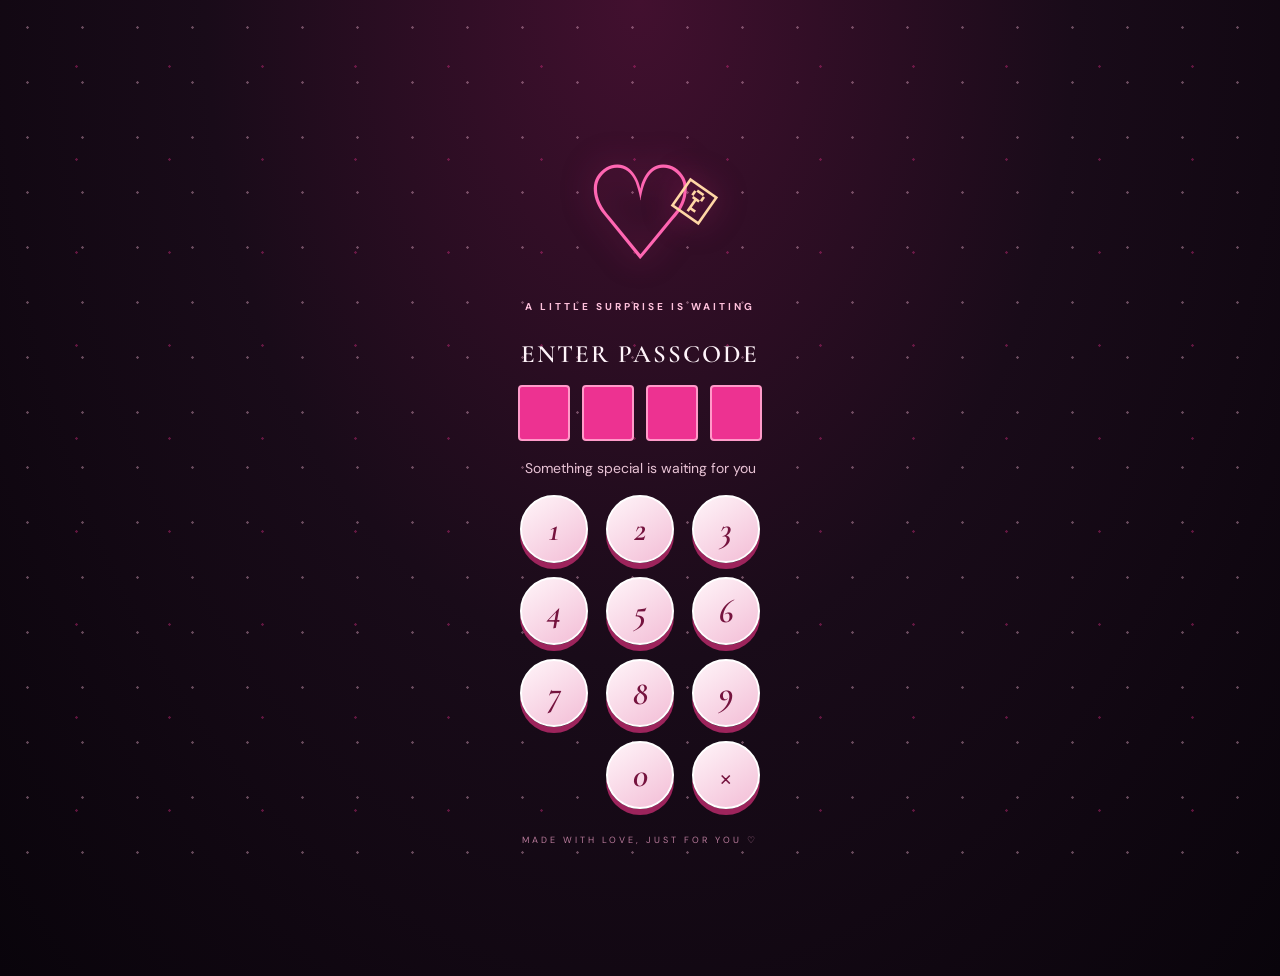
<file: index.html>
<!doctype html><html lang="en"><head><meta charset="utf-8"><meta name="viewport" content="width=device-width,initial-scale=1"><title>A surprise for Kavya ♡</title><link rel="stylesheet" href="style.css"><script src="script.js" defer></script></head><body class="lock"><div class="dust"></div>
<main class="lock"><div class="lockart">♡<small>⚿</small></div><p class="eyebrow">A LITTLE SURPRISE IS WAITING</p><h1>ENTER PASSCODE</h1><div class="dots" id="dots"><i></i><i></i><i></i><i></i></div><p id="hint">Something special is waiting for you</p><div class="keys">
<button data-key="1">1</button><button data-key="2">2</button><button data-key="3">3</button><button data-key="4">4</button><button data-key="5">5</button><button data-key="6">6</button><button data-key="7">7</button><button data-key="8">8</button><button data-key="9">9</button>
<span></span><button data-key="0">0</button><button data-key="clear">×</button></div><small class="foot">MADE WITH LOVE, JUST FOR YOU ♡</small></main></body></html>
</file>
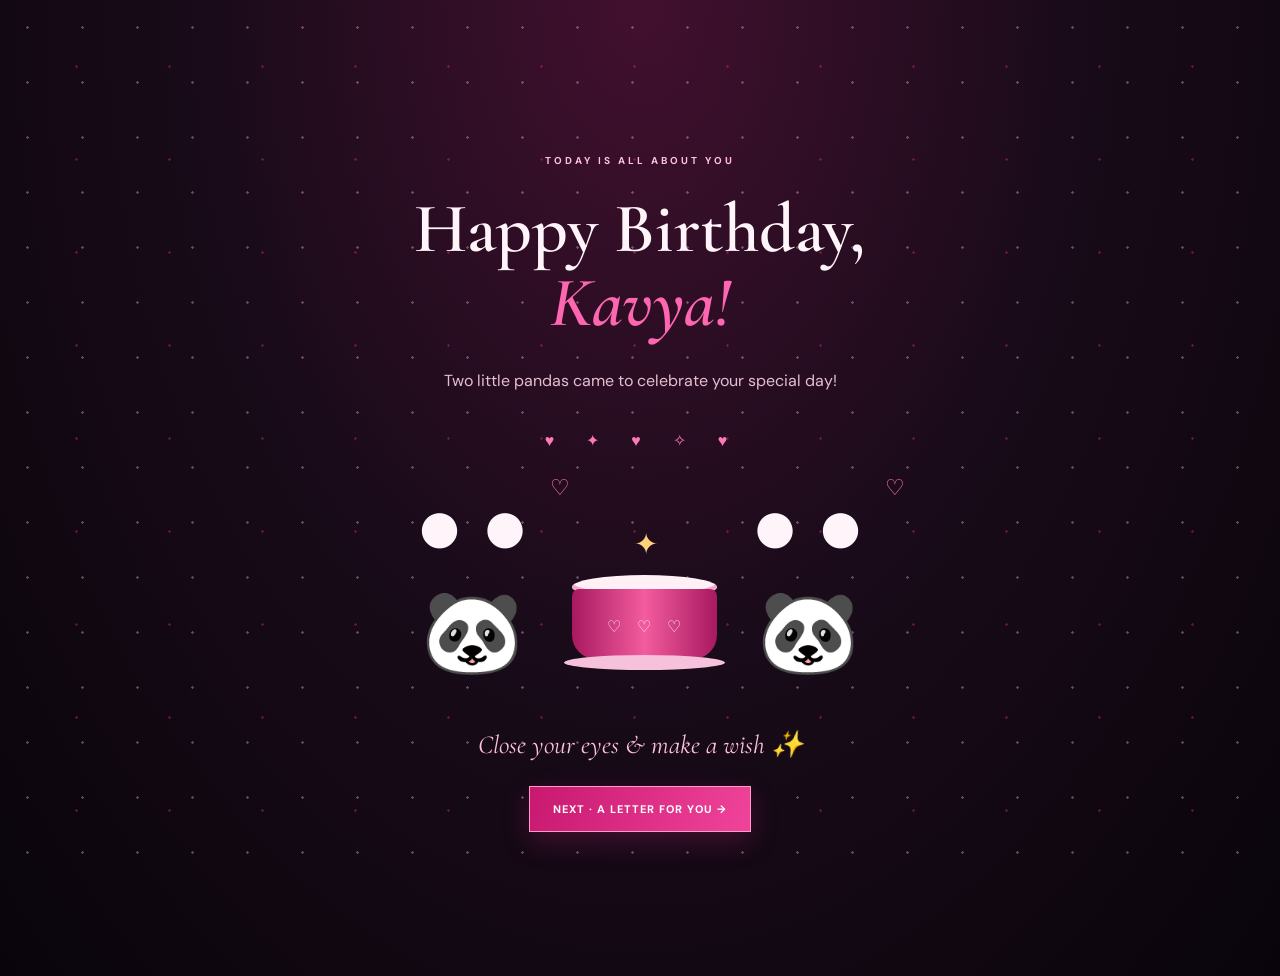
<file: celebration.html>
<!doctype html><html lang="en"><head><meta charset="utf-8"><meta name="viewport" content="width=device-width,initial-scale=1"><title>Happy Birthday Kavya ♡</title><link rel="stylesheet" href="style.css"><script src="script.js" defer></script></head><body class="celebrate"><div class="dust"></div>
<main class="celebrate"><p class="eyebrow">TODAY IS ALL ABOUT YOU</p><h1>Happy Birthday,<br><em>Kavya!</em></h1><p class="intro">Two little pandas came to celebrate your special day!</p>
<div class="scene"><div class="panda"><b>● ●</b><span>🐼</span><small>♡</small></div><div class="cake"><div class="flame">✦</div><div class="icing"></div><div class="cakebase">♡　♡　♡</div><div class="plate"></div></div><div class="panda"><b>● ●</b><span>🐼</span><small>♡</small></div><div class="floathearts">♥　✦　♥　✧　♥</div></div>
<p class="wish">Close your eyes & make a wish ✨</p><a class="btn" href="letter.html">NEXT · A LETTER FOR YOU →</a></main></body></html>
</file>
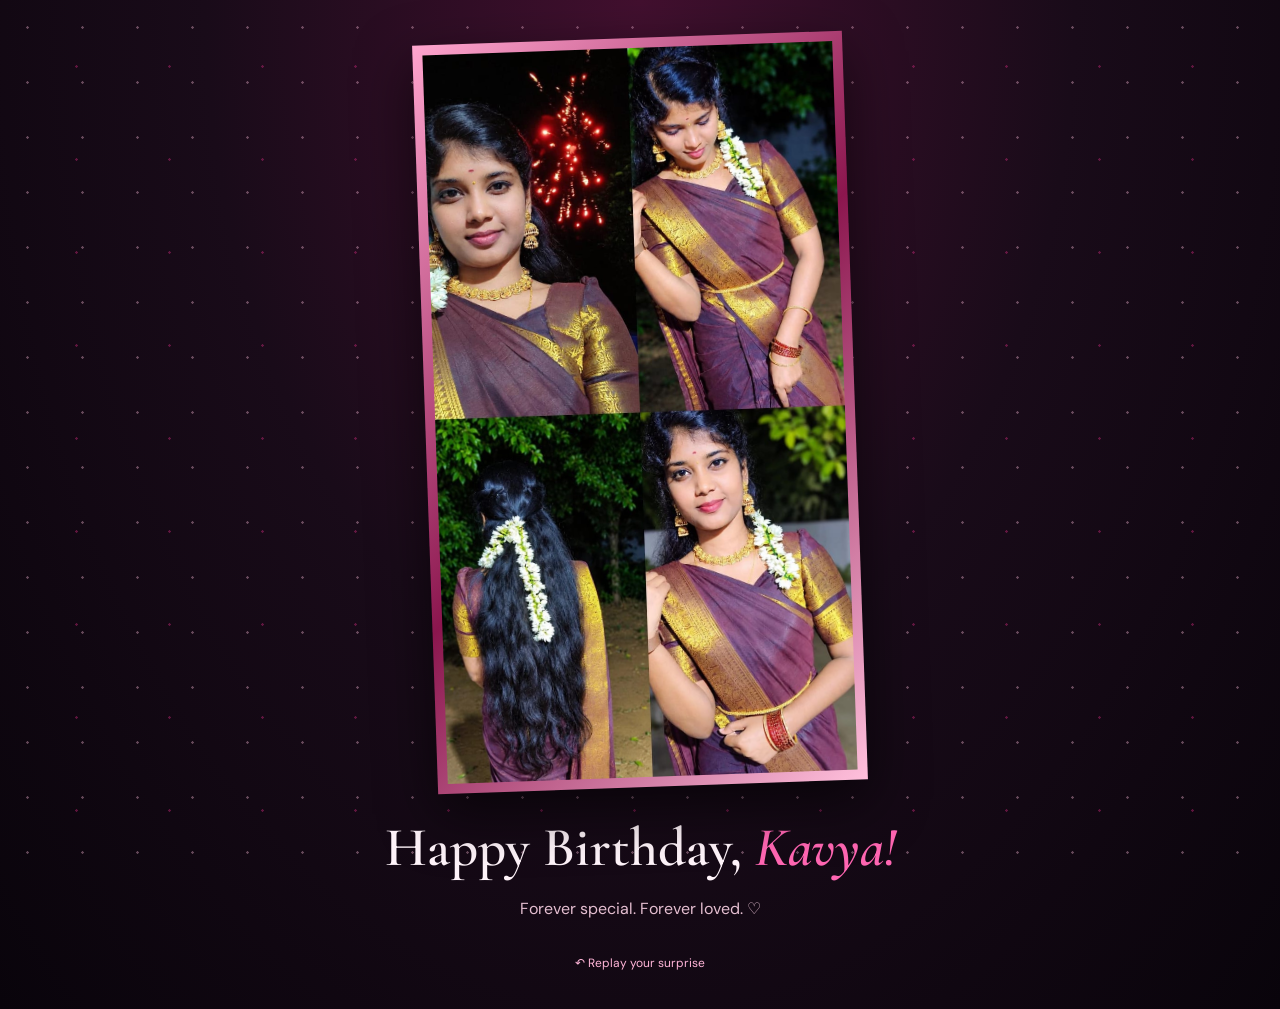
<file: final.html>
<!doctype html><html lang="en"><head><meta charset="utf-8"><meta name="viewport" content="width=device-width,initial-scale=1"><title>Happy Birthday Kavya ♡</title><link rel="stylesheet" href="style.css"><script src="script.js" defer></script></head><body class="finalpage"><div class="dust"></div>
<main class="final"><div class="photo"><img src="kavya.jpeg" alt="Handwritten birthday letter with ribbon and rose"></div><h1>Happy Birthday, <em>Kavya!</em></h1><p>Forever special. Forever loved. ♡</p><a href="index.html">↶ Replay your surprise</a></main></body></html>
</file>
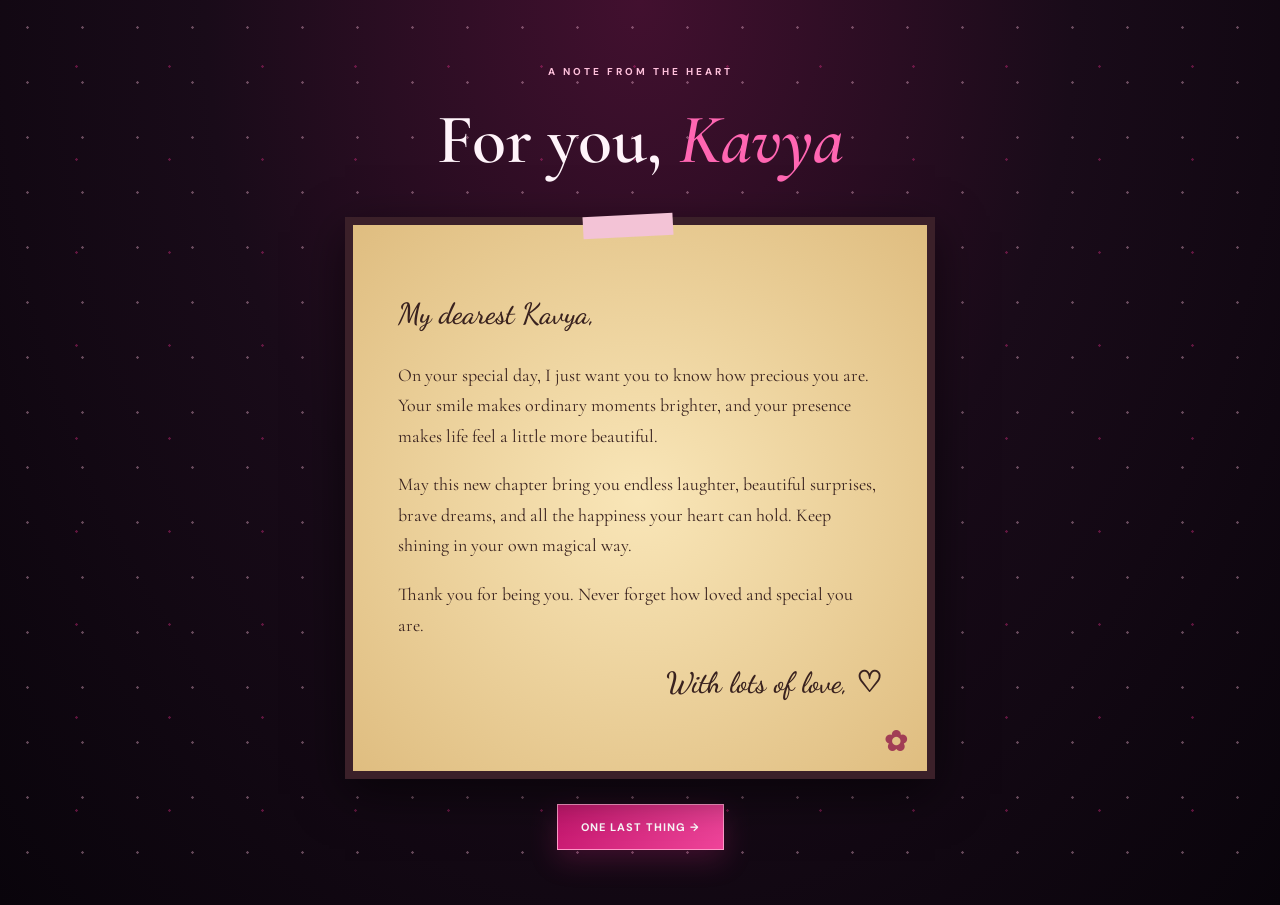
<file: letter.html>
<!doctype html><html lang="en"><head><meta charset="utf-8"><meta name="viewport" content="width=device-width,initial-scale=1"><title>A Letter for Kavya ♡</title><link rel="stylesheet" href="style.css"><script src="script.js" defer></script></head><body class="letterpage"><div class="dust"></div>
<main class="letterwrap"><p class="eyebrow">A NOTE FROM THE HEART</p><h1>For you, <em>Kavya</em></h1><article class="paper"><div class="tape"></div><p class="script">My dearest Kavya,</p><p>On your special day, I just want you to know how precious you are. Your smile makes ordinary moments brighter, and your presence makes life feel a little more beautiful.</p><p>May this new chapter bring you endless laughter, beautiful surprises, brave dreams, and all the happiness your heart can hold. Keep shining in your own magical way.</p><p>Thank you for being you. Never forget how loved and special you are.</p><p class="script sign">With lots of love, ♡</p><b class="flower">✿</b></article><a class="btn" href="final.html">ONE LAST THING →</a></main></body></html>
</file>
<file: style.css>
@import url('https://fonts.googleapis.com/css2?family=Cormorant+Garamond:wght@500;600;700&family=Dancing+Script:wght@500;600;700&family=DM+Sans:wght@400;600;700&display=swap');
:root{--pink:#ed3291;--hot:#ff66b2;--pale:#ffc1dc;--bg:#09040b}*{box-sizing:border-box}body{margin:0;min-height:100vh;color:#fff4fa;font-family:'DM Sans',sans-serif;background:radial-gradient(ellipse at top,#42102f,#190b19 48%,#09040b);overflow-x:hidden}.dust{position:fixed;inset:0;pointer-events:none;opacity:.35;background-image:radial-gradient(#ffc1dc 1px,transparent 1.5px),radial-gradient(#ed3291 1px,transparent 1.5px);background-size:55px 55px,93px 93px;background-position:0 0,30px 20px}.lock,.celebrate,.letterwrap,.final{position:relative;z-index:1;width:min(680px,90%);min-height:100vh;margin:auto;display:flex;align-items:center;justify-content:center;flex-direction:column;text-align:center;padding:38px 0}.lockart{font-size:130px;color:var(--hot);height:160px;text-shadow:0 0 30px #ed329188;position:relative}.lockart small{font-size:42px;color:#ffd7a5;position:absolute;top:45px;right:-18px;transform:rotate(35deg)}.eyebrow{font-size:10px;letter-spacing:3px;color:var(--pale);font-weight:bold}.lock h1{font-size:25px;letter-spacing:2px;margin:18px 0}.dots{display:flex;gap:12px}.dots i{width:52px;height:56px;background:var(--pink);border:2px solid #ff9ac9;border-radius:4px}.dots i.on:after{content:'•';font-size:40px;line-height:43px}.lock #hint{color:#e8c3d5;font-size:14px;margin:18px}.keys{display:grid;grid-template-columns:repeat(3,68px);gap:14px 18px;justify-content:center}.keys button{height:68px;width:68px;border-radius:50%;border:2px solid white;background:linear-gradient(145deg,#fff5f9,#f3bdd6);color:#75133e;font:italic 600 34px 'Cormorant Garamond';box-shadow:0 6px 0 #9d245c;cursor:pointer}.keys button:active{transform:translateY(4px)}.foot{margin-top:25px;color:#b97b9b;letter-spacing:3px;font-size:9px}h1{font:600 clamp(42px,8vw,70px)/1.05 'Cormorant Garamond',serif;margin:15px 0;color:#fff4fa}h1 em{color:var(--hot)}.intro{color:#e5bfd1}.scene{position:relative;display:flex;align-items:flex-end;justify-content:center;gap:0;width:min(540px,100%);height:260px;margin:18px auto}.panda{font-size:82px;position:relative;animation:bob 2s infinite}.panda:nth-child(3){animation-delay:.5s}.panda small{position:absolute;color:#ff72b7;top:0;right:5px;font-size:22px}.cake{width:145px;height:125px;position:relative;margin:0 -3px 10px}.flame{color:#ffd27b;font-size:29px;position:absolute;top:-25px;left:62px;animation:flicker .5s infinite alternate}.icing{position:absolute;bottom:76px;width:145px;height:24px;border-radius:50%;background:#fff0f6;box-shadow:inset 0 -5px #f2a6c9}.cakebase{position:absolute;bottom:16px;width:145px;height:70px;border-radius:7px 7px 24px 24px;background:linear-gradient(90deg,#a71960,#f35c9e,#a71960);padding-top:27px}.plate{position:absolute;bottom:5px;left:-8px;width:161px;height:15px;border-radius:50%;background:#f6c1da}.floathearts{position:absolute;top:5px;color:#ff78b8;letter-spacing:8px}.wish{font:italic 26px 'Cormorant Garamond';color:var(--pale)}.btn{background:linear-gradient(110deg,#c81870,#f0449a);border:1px solid #ff9bc9;color:white;text-decoration:none;padding:15px 23px;font-size:11px;font-weight:bold;letter-spacing:1px;box-shadow:0 10px 28px #e92b8b35}.letterwrap{padding:55px 0}.paper{position:relative;max-width:590px;margin:25px auto;padding:42px 45px;text-align:left;color:#39221f;background:radial-gradient(ellipse,#f9e6b8,#dfbd80);border:8px solid #3b2029;box-shadow:0 15px 45px #0008;font:18px/1.7 'Cormorant Garamond',serif}.paper .script{font:600 29px 'Dancing Script',cursive}.sign{text-align:right;margin-top:25px}.tape{position:absolute;top:-10px;left:40%;width:90px;height:22px;background:#f3c3d6;transform:rotate(-3deg)}.flower{position:absolute;right:20px;bottom:5px;color:#a13d55;font-size:28px}.final .photo{width:min(430px,90%);padding:10px;background:linear-gradient(135deg,#ffa5ce,#8b164e,#ffc0dc);box-shadow:0 20px 55px #0009;transform:rotate(-2deg)}.photo img{width:100%;display:block}.final h1{font-size:clamp(34px,6vw,55px);margin:32px 0 5px}.final p{color:#e5bfd1}.final a{color:#ffb5d8;text-decoration:none;margin-top:20px;font-size:12px}@keyframes bob{50%{transform:translateY(-9px)}}@keyframes flicker{to{transform:rotate(30deg) scale(.85)}}@media(max-width:520px){.keys{gap:12px}.keys button{width:64px;height:64px}.paper{padding:35px 25px}.scene{transform:scale(.88);margin-bottom:-12px}}
</file>
